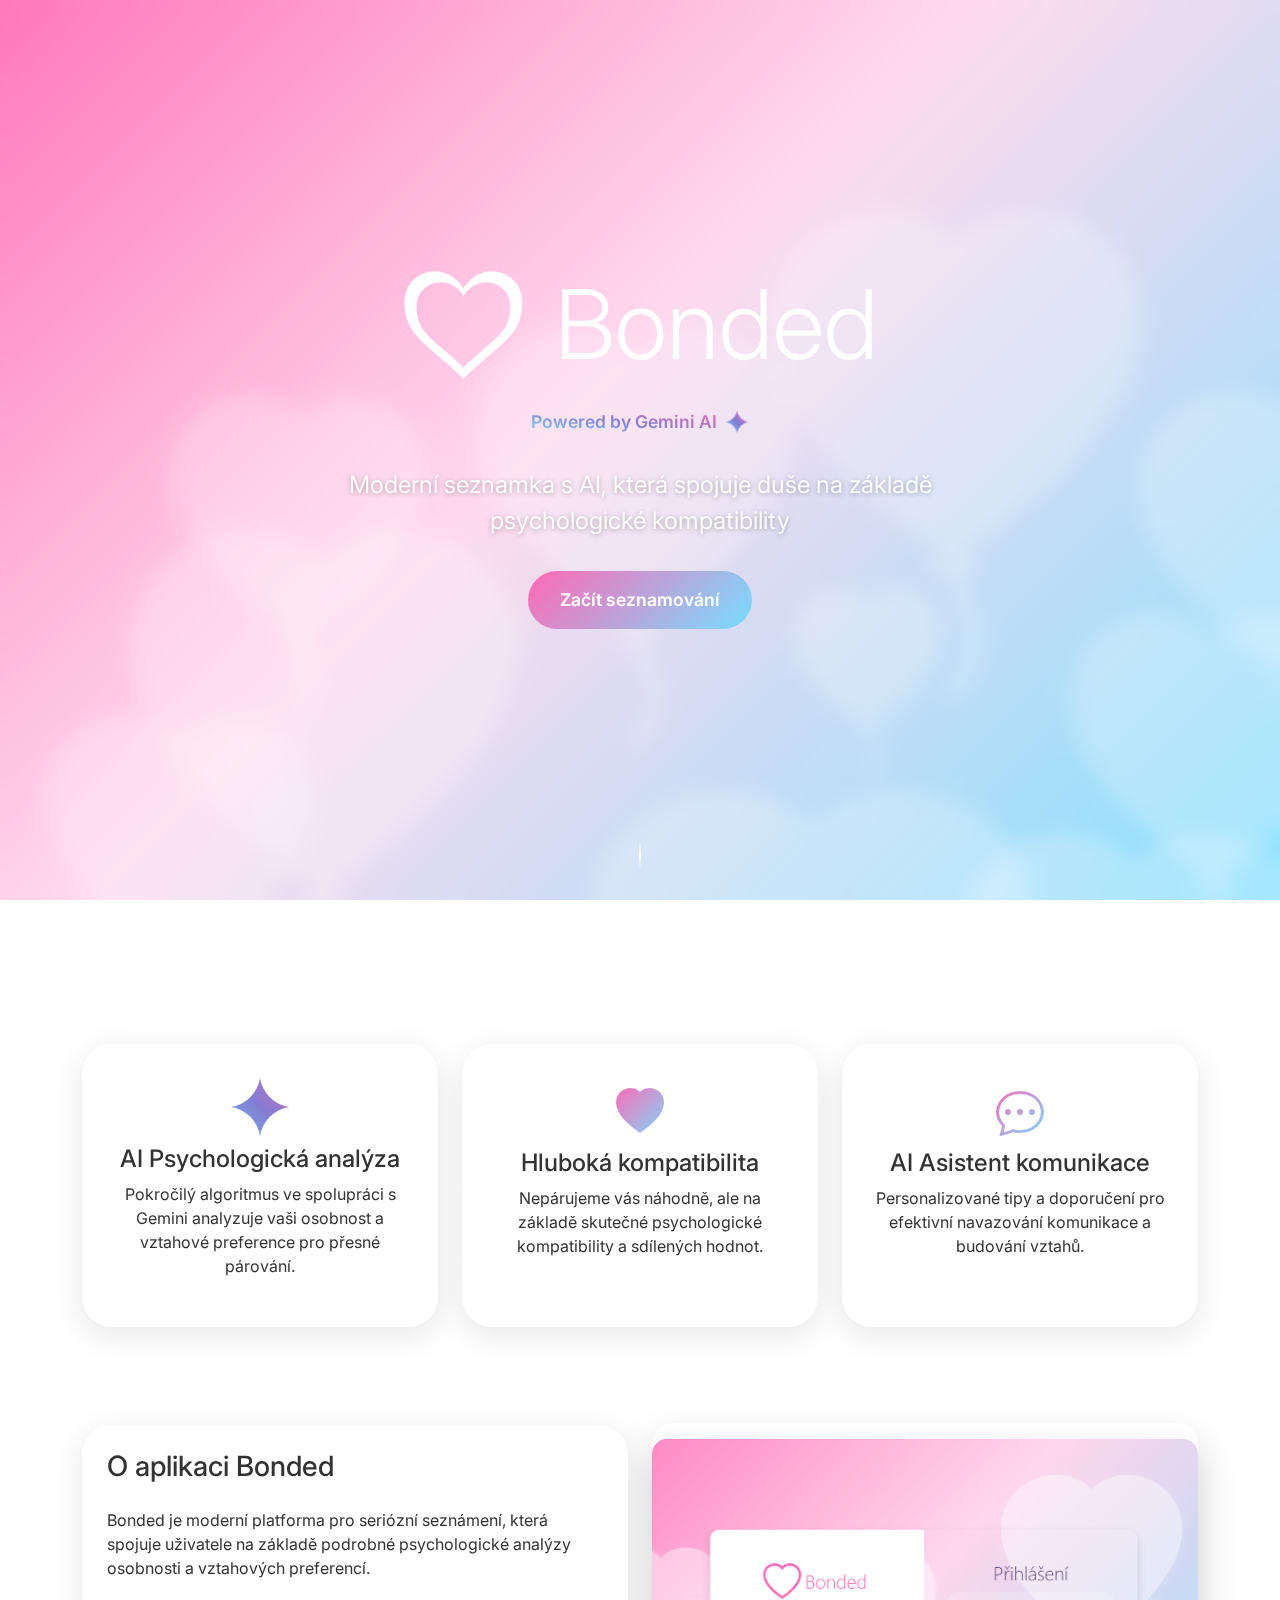
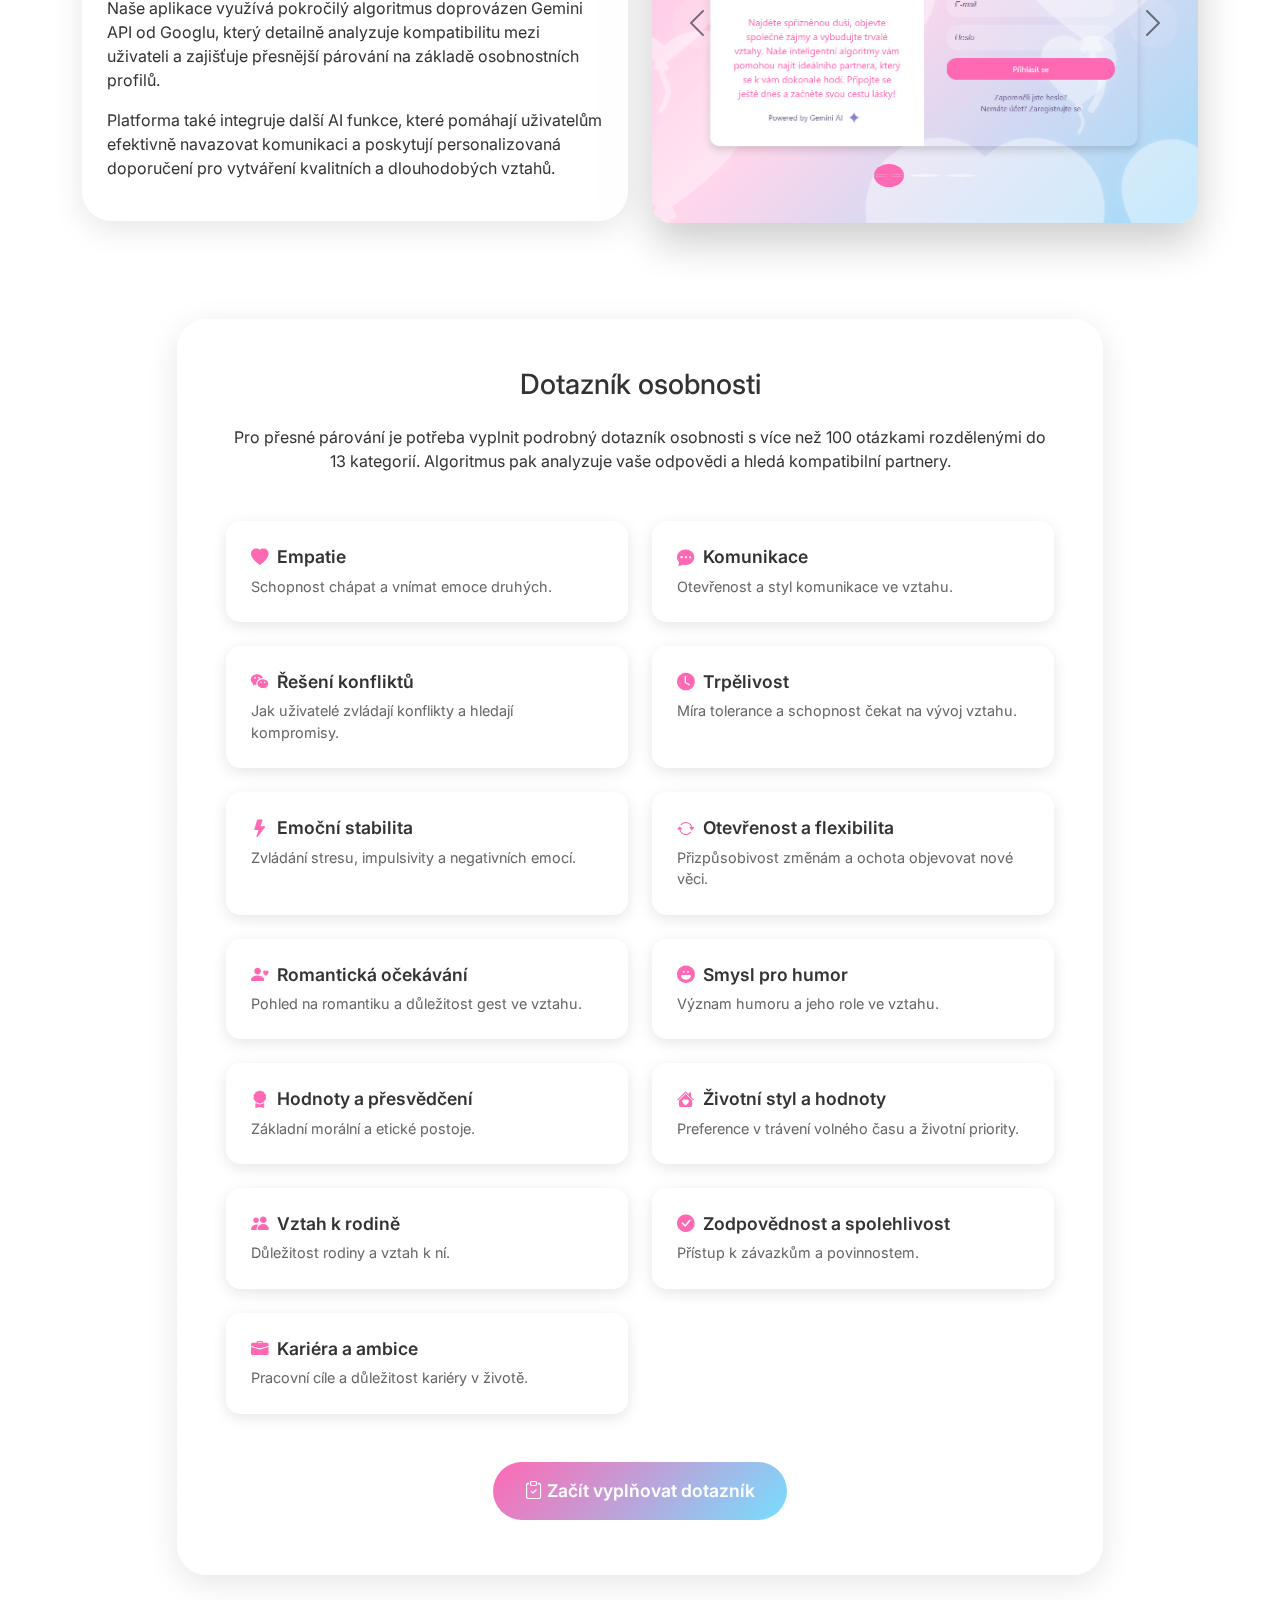
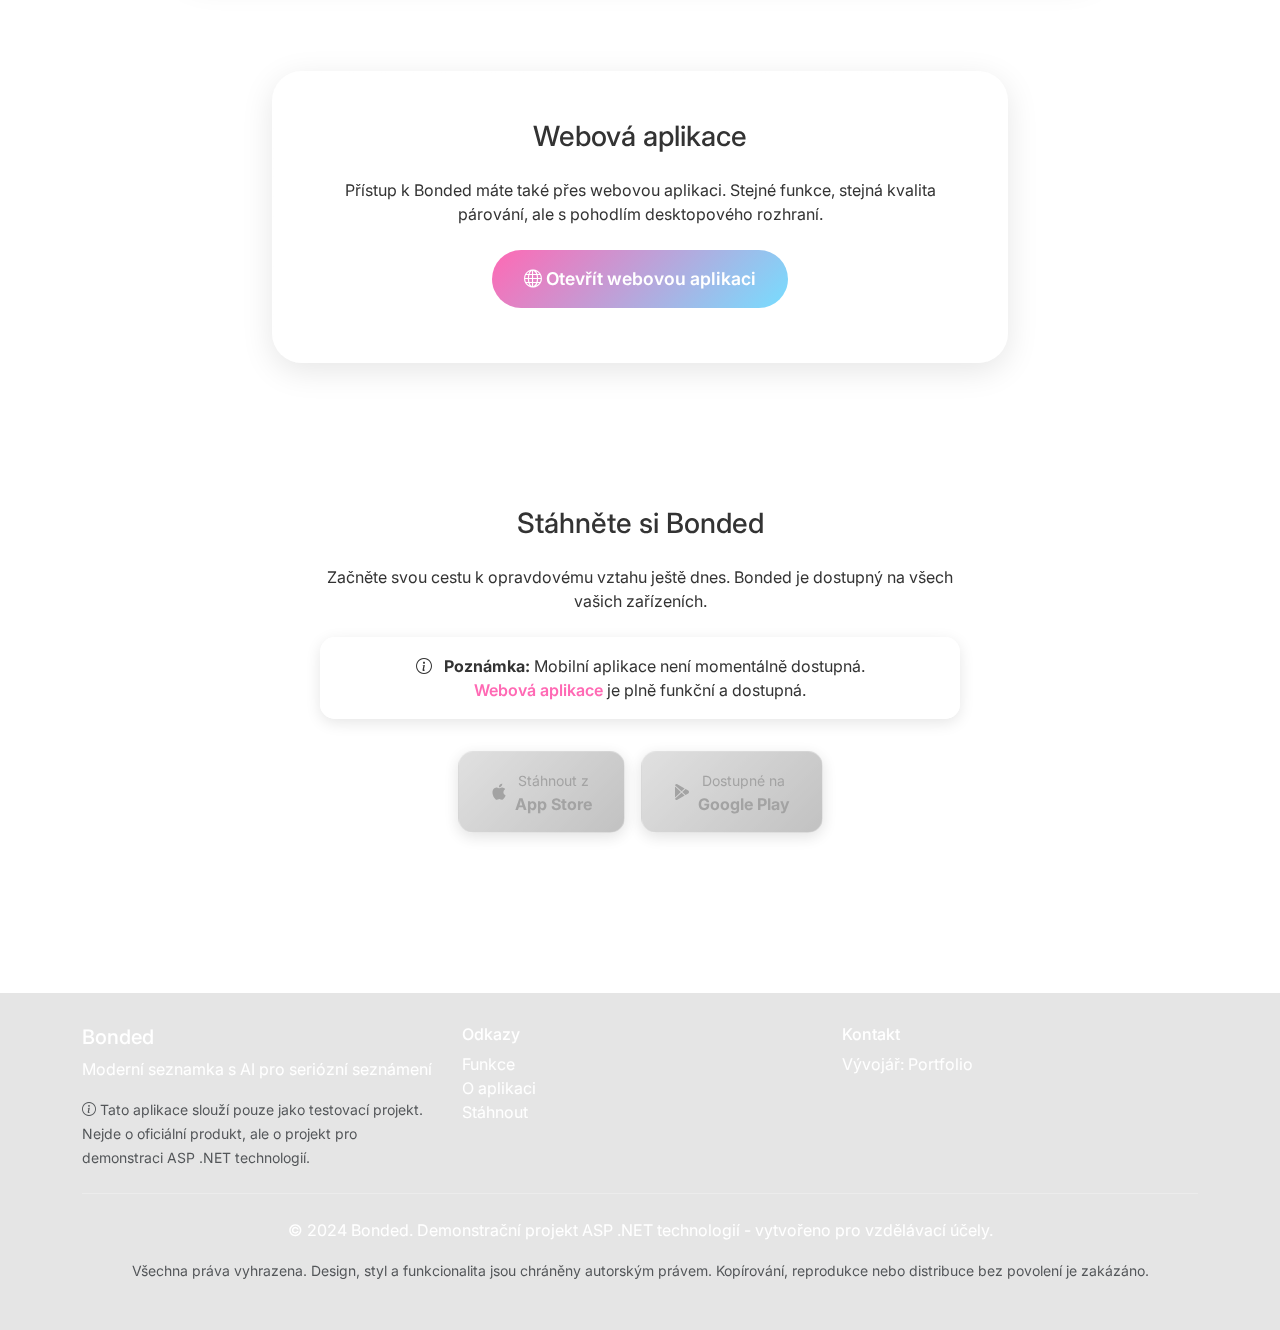
<file: bonded.html>
<!DOCTYPE html>
<html lang="cs">
<head>
    <meta charset="UTF-8">
    <meta name="viewport" content="width=device-width, initial-scale=1.0">
    <title>Bonded - Moderní seznamka s AI</title>
    <link href="https://cdn.jsdelivr.net/npm/bootstrap@5.3.0/dist/css/bootstrap.min.css" rel="stylesheet">
    <link href="https://fonts.googleapis.com/css2?family=Inter:wght@300;400;500;600;700&display=swap" rel="stylesheet">
    <link rel="stylesheet" href="https://cdn.jsdelivr.net/npm/bootstrap-icons@1.11.0/font/bootstrap-icons.css">
    <link rel="stylesheet" href="css/bonded.css">
</head>
<body>
    <!-- Hero Section -->
    <section class="hero-section">
        <div class="container">
            <div class="row justify-content-center">
                <div class="col-lg-8">
                    <div class="hero-content">
                        <div class="hero-title-container">
                            <div class="hero-logo"></div>
                            <h1 class="hero-title fw-light">Bonded</h1>
                        </div>
                        <div class="gemini-powered">
                            <span>Powered by Gemini AI</span>
                            <div class="gemini-logo"></div>
                        </div>
                        <p class="hero-subtitle">Moderní seznamka s AI, která spojuje duše na základě psychologické kompatibility</p>
                        <a href="#download" class="btn-bonded">Začít seznamování</a>
                    </div>
                </div>
            </div>
        </div>
        <div class="scroll-indicator"></div>
    </section>

    <!-- Heart Background Container -->
    <div id="heart-container">
        <i class="bi bi-balloon-heart-fill heart-icon heart1"></i>
        <i class="bi bi-balloon-heart-fill heart-icon heart2"></i>
        <i class="bi bi-balloon-heart-fill heart-icon heart3"></i>
        <i class="bi bi-balloon-heart-fill heart-icon heart4"></i>
        <i class="bi bi-balloon-heart-fill heart-icon heart5"></i>
        <i class="bi bi-balloon-heart-fill heart-icon heart6"></i>
        <i class="bi bi-balloon-heart-fill heart-icon heart7"></i>
        <i class="bi bi-balloon-heart-fill heart-icon heart8"></i>
        <i class="bi bi-balloon-heart-fill heart-icon heart9"></i>
        <i class="bi bi-balloon-heart-fill heart-icon heart10"></i>
    </div>

    <!-- Features Section -->
    <section id="features" class="py-5">
        <div class="container">
            <h2 class="section-title">Proč Bonded?</h2>
            <div class="row g-4">
                <div class="col-lg-4 col-md-6">
                    <div class="glass-card feature-card">
                        <div class="feature-image"></div>
                        <h4>AI Psychologická analýza</h4>
                        <p>Pokročilý algoritmus ve spolupráci s Gemini analyzuje vaši osobnost a vztahové preference pro přesné párování.</p>
                    </div>
                </div>
                <div class="col-lg-4 col-md-6">
                    <div class="glass-card feature-card">
                        <i class="bi bi-heart-fill feature-icon"></i>
                        <h4>Hluboká kompatibilita</h4>
                        <p>Nepárujeme vás náhodně, ale na základě skutečné psychologické kompatibility a sdílených hodnot.</p>
                    </div>
                </div>
                <div class="col-lg-4 col-md-6">
                    <div class="glass-card feature-card">
                        <i class="bi bi-chat-dots feature-icon"></i>
                        <h4>AI Asistent komunikace</h4>
                        <p>Personalizované tipy a doporučení pro efektivní navazování komunikace a budování vztahů.</p>
                    </div>
                </div>
            </div>
        </div>
    </section>

    <!-- About Section -->
    <section id="about" class="py-5">
        <div class="container">
            <div class="row align-items-center">
                <div class="col-lg-6">
                    <div class="glass-card p-4">
                        <h3 class="mb-4">O aplikaci Bonded</h3>
                        <p>Bonded je moderní platforma pro seriózní seznámení, která spojuje uživatele na základě podrobné psychologické analýzy osobnosti a vztahových preferencí.</p>
                        <p>Naše aplikace využívá pokročilý algoritmus doprovázen Gemini API od Googlu, který detailně analyzuje kompatibilitu mezi uživateli a zajišťuje přesnější párování na základě osobnostních profilů.</p>
                        <p>Platforma také integruje další AI funkce, které pomáhají uživatelům efektivně navazovat komunikaci a poskytují personalizovaná doporučení pro vytváření kvalitních a dlouhodobých vztahů.</p>
                    </div>
                </div>
                <div class="col-lg-6">
                    <div id="bondedCarousel" class="carousel slide carousel-fade" data-bs-ride="carousel" data-bs-interval="5000">
                        <div class="carousel-indicators">
                            <button type="button" data-bs-target="#bondedCarousel" data-bs-slide-to="0" class="active" aria-current="true" aria-label="Slide 1"></button>
                            <button type="button" data-bs-target="#bondedCarousel" data-bs-slide-to="1" aria-label="Slide 2"></button>
                            <button type="button" data-bs-target="#bondedCarousel" data-bs-slide-to="2" aria-label="Slide 3"></button>
                        </div>
                        <div class="carousel-inner">
                            <div class="carousel-item active">
                                <img src="images/bonded_image_1.png" class="d-block w-100 app-screenshot" alt="Bonded App Screenshot 1">
                            </div>
                            <div class="carousel-item">
                                <img src="images/bonded_image_2.png" class="d-block w-100 app-screenshot" alt="Bonded App Screenshot 2">
                            </div>
                            <div class="carousel-item">
                                <img src="images/bonded_image_3.png" class="d-block w-100 app-screenshot" alt="Bonded App Screenshot 3">
                            </div>
                        </div>
                        <button class="carousel-control-prev" type="button" data-bs-target="#bondedCarousel" data-bs-slide="prev">
                            <span class="carousel-control-prev-icon" aria-hidden="true"></span>
                            <span class="visually-hidden">Previous</span>
                        </button>
                        <button class="carousel-control-next" type="button" data-bs-target="#bondedCarousel" data-bs-slide="next">
                            <span class="carousel-control-next-icon" aria-hidden="true"></span>
                            <span class="visually-hidden">Next</span>
                        </button>
                    </div>
                </div>
            </div>
        </div>
    </section>

    <!-- Personality Questionnaire Section -->
    <section id="questionnaire" class="py-5">
        <div class="container">
            <div class="row justify-content-center">
                <div class="col-lg-10">
                    <div class="glass-card p-5">
                        <h3 class="text-center mb-4">Dotazník osobnosti</h3>
                        <p class="text-center mb-5">Pro přesné párování je potřeba vyplnit podrobný dotazník osobnosti s více než 100 otázkami rozdělenými do 13 kategorií. Algoritmus pak analyzuje vaše odpovědi a hledá kompatibilní partnery.</p>
                        
                        <div class="row g-4">
                            <div class="col-lg-6 col-md-6">
                                <div class="category-card">
                                    <h5><i class="bi bi-heart-fill text-primary me-2"></i>Empatie</h5>
                                    <p>Schopnost chápat a vnímat emoce druhých.</p>
                                </div>
                            </div>
                            <div class="col-lg-6 col-md-6">
                                <div class="category-card">
                                    <h5><i class="bi bi-chat-dots-fill text-primary me-2"></i>Komunikace</h5>
                                    <p>Otevřenost a styl komunikace ve vztahu.</p>
                                </div>
                            </div>
                            <div class="col-lg-6 col-md-6">
                                <div class="category-card">
                                    <h5><i class="bi bi-wechat text-primary me-2"></i>Řešení konfliktů</h5>
                                    <p>Jak uživatelé zvládají konflikty a hledají kompromisy.</p>
                                </div>
                            </div>
                            <div class="col-lg-6 col-md-6">
                                <div class="category-card">
                                    <h5><i class="bi bi-clock-fill text-primary me-2"></i>Trpělivost</h5>
                                    <p>Míra tolerance a schopnost čekat na vývoj vztahu.</p>
                                </div>
                            </div>
                            <div class="col-lg-6 col-md-6">
                                <div class="category-card">
                                    <h5><i class="bi bi-lightning-fill text-primary me-2"></i>Emoční stabilita</h5>
                                    <p>Zvládání stresu, impulsivity a negativních emocí.</p>
                                </div>
                            </div>
                            <div class="col-lg-6 col-md-6">
                                <div class="category-card">
                                    <h5><i class="bi bi-arrow-repeat text-primary me-2"></i>Otevřenost a flexibilita</h5>
                                    <p>Přizpůsobivost změnám a ochota objevovat nové věci.</p>
                                </div>
                            </div>
                            <div class="col-lg-6 col-md-6">
                                <div class="category-card">
                                    <h5><i class="bi bi-person-heart text-primary me-2"></i>Romantická očekávání</h5>
                                    <p>Pohled na romantiku a důležitost gest ve vztahu.</p>
                                </div>
                            </div>
                            <div class="col-lg-6 col-md-6">
                                <div class="category-card">
                                    <h5><i class="bi bi-emoji-laughing-fill text-primary me-2"></i>Smysl pro humor</h5>
                                    <p>Význam humoru a jeho role ve vztahu.</p>
                                </div>
                            </div>
                            <div class="col-lg-6 col-md-6">
                                <div class="category-card">
                                    <h5><i class="bi bi-award-fill text-primary me-2"></i>Hodnoty a přesvědčení</h5>
                                    <p>Základní morální a etické postoje.</p>
                                </div>
                            </div>
                            <div class="col-lg-6 col-md-6">
                                <div class="category-card">
                                    <h5><i class="bi bi-house-heart-fill text-primary me-2"></i>Životní styl a hodnoty</h5>
                                    <p>Preference v trávení volného času a životní priority.</p>
                                </div>
                            </div>
                            <div class="col-lg-6 col-md-6">
                                <div class="category-card">
                                    <h5><i class="bi bi-people-fill text-primary me-2"></i>Vztah k rodině</h5>
                                    <p>Důležitost rodiny a vztah k ní.</p>
                                </div>
                            </div>
                            <div class="col-lg-6 col-md-6">
                                <div class="category-card">
                                    <h5><i class="bi bi-check-circle-fill text-primary me-2"></i>Zodpovědnost a spolehlivost</h5>
                                    <p>Přístup k závazkům a povinnostem.</p>
                                </div>
                            </div>
                            <div class="col-lg-6 col-md-6">
                                <div class="category-card">
                                    <h5><i class="bi bi-briefcase-fill text-primary me-2"></i>Kariéra a ambice</h5>
                                    <p>Pracovní cíle a důležitost kariéry v životě.</p>
                                </div>
                            </div>
                        </div>
                        
                        <div class="text-center mt-5">
                            <a href="#index.html" class="btn-bonded">
                                <i class="bi bi-clipboard-check"></i>
                                Začít vyplňovat dotazník
                            </a>
                        </div>
                    </div>
                </div>
            </div>
        </div>
    </section>

    <!-- Web App Section -->
    <section id="web-app" class="py-5">
        <div class="container">
            <div class="row justify-content-center">
                <div class="col-lg-8 text-center">
                    <div class="glass-card p-5">
                        <h3 class="mb-4">Webová aplikace</h3>
                        <p class="mb-4">Přístup k Bonded máte také přes webovou aplikaci. Stejné funkce, stejná kvalita párování, ale s pohodlím desktopového rozhraní.</p>
                        <a href="https://bonded-app.web.app" class="btn-bonded" target="_blank">
                            <i class="bi bi-globe"></i>
                            Otevřít webovou aplikaci
                        </a>
                    </div>
                </div>
            </div>
        </div>
    </section>

    <!-- Download Section -->
    <section id="download" class="py-5">
        <div class="container">
            <div class="row justify-content-center">
                <div class="col-lg-8">
                    <div class="download-section">
                        <h3 class="mb-4">Stáhněte si Bonded</h3>
                        <p class="mb-4">Začněte svou cestu k opravdovému vztahu ještě dnes. Bonded je dostupný na všech vašich zařízeních.</p>
                        <div class="availability-note mb-4">
                            <div class="alert alert-info" role="alert">
                                <i class="bi bi-info-circle me-2"></i>
                                <strong>Poznámka:</strong> Mobilní aplikace není momentálně dostupná. <br/>
                                <a href="#web-app" class="alert-link">Webová aplikace</a> je plně funkční a dostupná.
                            </div>
                        </div>
                        <div class="store-buttons">
                            <a href="#" class="store-btn disabled">
                                <i class="bi bi-apple"></i>
                                <div>
                                    <small>Stáhnout z</small><br>
                                    <strong>App Store</strong>
                                </div>
                            </a>
                            <a href="#" class="store-btn disabled">
                                <i class="bi bi-google-play"></i>
                                <div>
                                    <small>Dostupné na</small><br>
                                    <strong>Google Play</strong>
                                </div>
                            </a>
                        </div>
                    </div>
                </div>
            </div>
        </div>
    </section>

    <!-- Footer -->
    <footer class="footer">
        <div class="container">
            <div class="row">
                <div class="col-lg-4">
                    <h5>Bonded</h5>
                    <p>Moderní seznamka s AI pro seriózní seznámení</p>
                    <div class="disclaimer">
                        <small class="text-muted">
                            <i class="bi bi-info-circle"></i>
                            Tato aplikace slouží pouze jako testovací projekt. Nejde o oficiální produkt, ale o projekt pro demonstraci ASP .NET technologií.
                        </small>
                    </div>
                </div>
                <div class="col-lg-4">
                    <h6>Odkazy</h6>
                    <ul class="list-unstyled">
                        <li><a href="#features" class="text-white text-decoration-none">Funkce</a></li>
                        <li><a href="#about" class="text-white text-decoration-none">O aplikaci</a></li>
                        <li><a href="#download" class="text-white text-decoration-none">Stáhnout</a></li>
                    </ul>
                </div>
                <div class="col-lg-4">
                    <h6>Kontakt</h6>
                    <p>Vývojář: <a href="index.html" class="text-white text-decoration-none">Portfolio</a></p>
                </div>
            </div>
            <hr class="my-4">
            <div class="text-center">
                <p>&copy; 2024 Bonded. Demonstrační projekt ASP .NET technologií - vytvořeno pro vzdělávací účely.</p>
                <p><small class="text-muted">Všechna práva vyhrazena. Design, styl a funkcionalita jsou chráněny autorským právem. Kopírování, reprodukce nebo distribuce bez povolení je zakázáno.</small></p>
            </div>
        </div>
    </footer>

    <script src="https://cdn.jsdelivr.net/npm/bootstrap@5.3.0/dist/js/bootstrap.bundle.min.js"></script>
    <script>
        // Smooth scrolling for navigation links
        document.querySelectorAll('a[href^="#"]').forEach(anchor => {
            anchor.addEventListener('click', function (e) {
                e.preventDefault();
                const target = document.querySelector(this.getAttribute('href'));
                if (target) {
                    target.scrollIntoView({
                        behavior: 'smooth',
                        block: 'start'
                    });
                }
            });
        });

        // Carousel initialization with custom settings
        document.addEventListener('DOMContentLoaded', function() {
            const carousel = new bootstrap.Carousel(document.getElementById('bondedCarousel'), {
                interval: 6000,
                wrap: true,
                keyboard: false,
                pause: 'hover'
            });

            // Custom transition handling
            const carouselElement = document.getElementById('bondedCarousel');
            carouselElement.addEventListener('slide.bs.carousel', function (event) {
                const activeItem = carouselElement.querySelector('.carousel-item.active');
                const nextItem = carouselElement.querySelector('.carousel-item-next');
                
                if (activeItem && nextItem) {
                    activeItem.style.transition = 'opacity 1.2s ease-in-out';
                    nextItem.style.transition = 'opacity 1.2s ease-in-out';
                }
            });
        });
    </script>
</body>
</html>
</file>
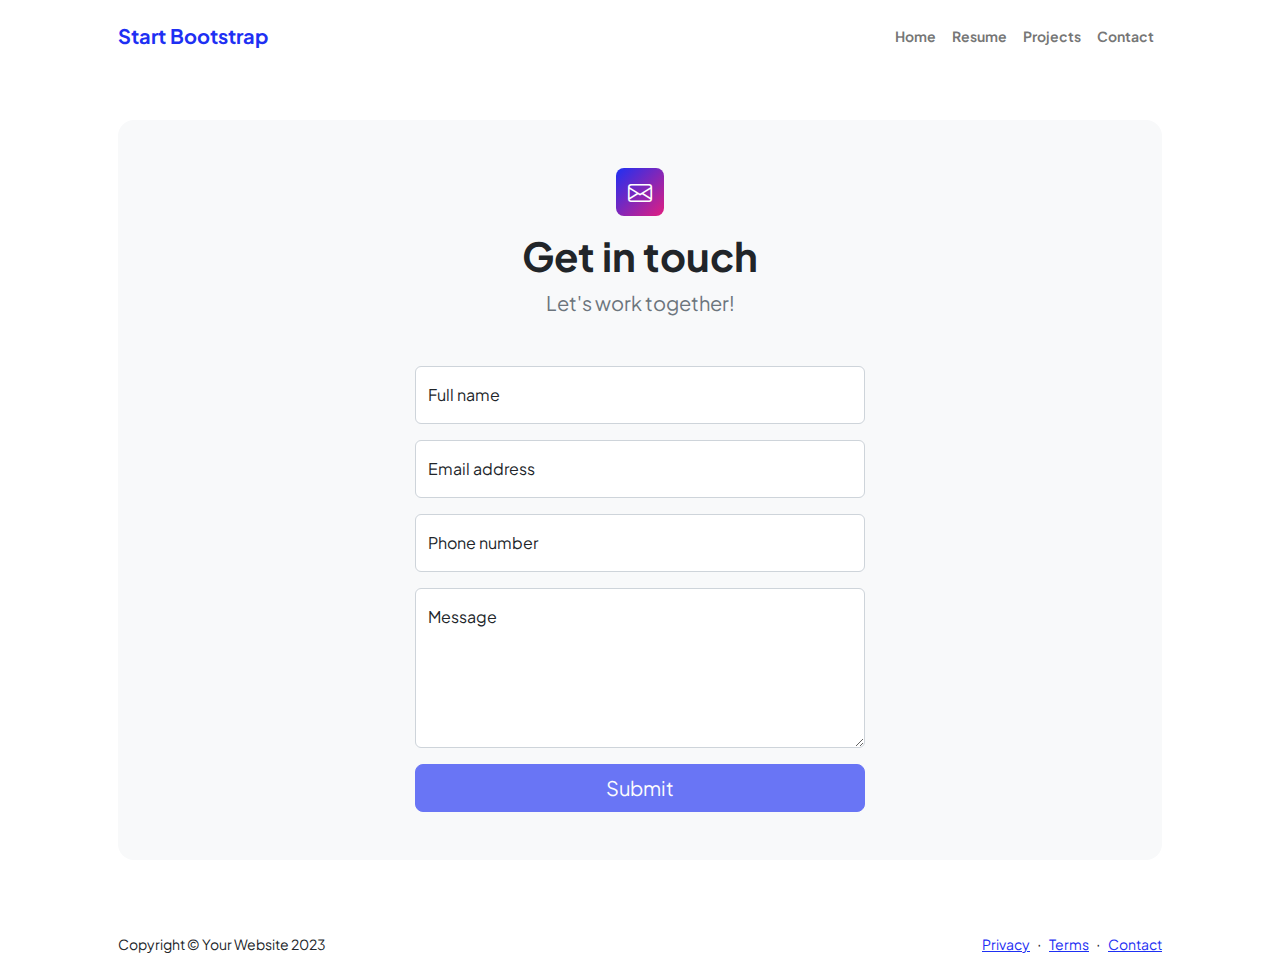
<file: contact.html>
<!DOCTYPE html>
<html lang="en">
    <head>
        <meta charset="utf-8" />
        <meta name="viewport" content="width=device-width, initial-scale=1, shrink-to-fit=no" />
        <meta name="description" content />
        <meta name="author" content />
        <title>Modern Business - Start Bootstrap Template</title>
        <!-- Favicon-->
        <link rel="icon" type="image/x-icon" href="assets/favicon.ico" />
        <!-- Custom Google font-->
        <link rel="preconnect" href="https://fonts.googleapis.com" />
        <link rel="preconnect" href="https://fonts.gstatic.com" crossorigin />
        <link href="https://fonts.googleapis.com/css2?family=Plus+Jakarta+Sans:wght@100;200;300;400;500;600;700;800;900&amp;display=swap" rel="stylesheet" />
        <!-- Bootstrap icons-->
        <link href="https://cdn.jsdelivr.net/npm/bootstrap-icons@1.8.1/font/bootstrap-icons.css" rel="stylesheet" />
        <!-- Core theme CSS (includes Bootstrap)-->
        <link href="css/styles.css" rel="stylesheet" />
    </head>
    <body class="d-flex flex-column">
        <main class="flex-shrink-0">
            <!-- Navigation-->
            <nav class="navbar navbar-expand-lg navbar-light bg-white py-3">
                <div class="container px-5">
                    <a class="navbar-brand" href="index.html"><span class="fw-bolder text-primary">Start Bootstrap</span></a>
                    <button class="navbar-toggler" type="button" data-bs-toggle="collapse" data-bs-target="#navbarSupportedContent" aria-controls="navbarSupportedContent" aria-expanded="false" aria-label="Toggle navigation"><span class="navbar-toggler-icon"></span></button>
                    <div class="collapse navbar-collapse" id="navbarSupportedContent">
                        <ul class="navbar-nav ms-auto mb-2 mb-lg-0 small fw-bolder">
                            <li class="nav-item"><a class="nav-link" href="index.html">Home</a></li>
                            <li class="nav-item"><a class="nav-link" href="resume.html">Resume</a></li>
                            <li class="nav-item"><a class="nav-link" href="projects.html">Projects</a></li>
                            <li class="nav-item"><a class="nav-link" href="contact.html">Contact</a></li>
                        </ul>
                    </div>
                </div>
            </nav>
            <!-- Page content-->
            <section class="py-5">
                <div class="container px-5">
                    <!-- Contact form-->
                    <div class="bg-light rounded-4 py-5 px-4 px-md-5">
                        <div class="text-center mb-5">
                            <div class="feature bg-primary bg-gradient-primary-to-secondary text-white rounded-3 mb-3"><i class="bi bi-envelope"></i></div>
                            <h1 class="fw-bolder">Get in touch</h1>
                            <p class="lead fw-normal text-muted mb-0">Let's work together!</p>
                        </div>
                        <div class="row gx-5 justify-content-center">
                            <div class="col-lg-8 col-xl-6">
                                <!-- * * * * * * * * * * * * * * *-->
                                <!-- * * SB Forms Contact Form * *-->
                                <!-- * * * * * * * * * * * * * * *-->
                                <!-- This form is pre-integrated with SB Forms.-->
                                <!-- To make this form functional, sign up at-->
                                <!-- https://startbootstrap.com/solution/contact-forms-->
                                <!-- to get an API token!-->
                                <form id="contactForm" data-sb-form-api-token="API_TOKEN">
                                    <!-- Name input-->
                                    <div class="form-floating mb-3">
                                        <input class="form-control" id="name" type="text" placeholder="Enter your name..." data-sb-validations="required" />
                                        <label for="name">Full name</label>
                                        <div class="invalid-feedback" data-sb-feedback="name:required">A name is required.</div>
                                    </div>
                                    <!-- Email address input-->
                                    <div class="form-floating mb-3">
                                        <input class="form-control" id="email" type="email" placeholder="name@example.com" data-sb-validations="required,email" />
                                        <label for="email">Email address</label>
                                        <div class="invalid-feedback" data-sb-feedback="email:required">An email is required.</div>
                                        <div class="invalid-feedback" data-sb-feedback="email:email">Email is not valid.</div>
                                    </div>
                                    <!-- Phone number input-->
                                    <div class="form-floating mb-3">
                                        <input class="form-control" id="phone" type="tel" placeholder="(123) 456-7890" data-sb-validations="required" />
                                        <label for="phone">Phone number</label>
                                        <div class="invalid-feedback" data-sb-feedback="phone:required">A phone number is required.</div>
                                    </div>
                                    <!-- Message input-->
                                    <div class="form-floating mb-3">
                                        <textarea class="form-control" id="message" type="text" placeholder="Enter your message here..." style="height: 10rem" data-sb-validations="required"></textarea>
                                        <label for="message">Message</label>
                                        <div class="invalid-feedback" data-sb-feedback="message:required">A message is required.</div>
                                    </div>
                                    <!-- Submit success message-->
                                    <!---->
                                    <!-- This is what your users will see when the form-->
                                    <!-- has successfully submitted-->
                                    <div class="d-none" id="submitSuccessMessage">
                                        <div class="text-center mb-3">
                                            <div class="fw-bolder">Form submission successful!</div>
                                            To activate this form, sign up at
                                            <br />
                                            <a href="https://startbootstrap.com/solution/contact-forms">https://startbootstrap.com/solution/contact-forms</a>
                                        </div>
                                    </div>
                                    <!-- Submit error message-->
                                    <!---->
                                    <!-- This is what your users will see when there is-->
                                    <!-- an error submitting the form-->
                                    <div class="d-none" id="submitErrorMessage"><div class="text-center text-danger mb-3">Error sending message!</div></div>
                                    <!-- Submit Button-->
                                    <div class="d-grid"><button class="btn btn-primary btn-lg disabled" id="submitButton" type="submit">Submit</button></div>
                                </form>
                            </div>
                        </div>
                    </div>
                </div>
            </section>
        </main>
        <!-- Footer-->
        <footer class="bg-white py-4 mt-auto">
            <div class="container px-5">
                <div class="row align-items-center justify-content-between flex-column flex-sm-row">
                    <div class="col-auto"><div class="small m-0">Copyright &copy; Your Website 2023</div></div>
                    <div class="col-auto">
                        <a class="small" href="#!">Privacy</a>
                        <span class="mx-1">&middot;</span>
                        <a class="small" href="#!">Terms</a>
                        <span class="mx-1">&middot;</span>
                        <a class="small" href="#!">Contact</a>
                    </div>
                </div>
            </div>
        </footer>
        <!-- Bootstrap core JS-->
        <script src="https://cdn.jsdelivr.net/npm/bootstrap@5.2.3/dist/js/bootstrap.bundle.min.js"></script>
        <!-- Core theme JS-->
        <script src="js/scripts.js"></script>
        <!-- * * * * * * * * * * * * * * * * * * * * * * * * * * * * * * * * * * * * * * * *-->
        <!-- * *                               SB Forms JS                               * *-->
        <!-- * * Activate your form at https://startbootstrap.com/solution/contact-forms * *-->
        <!-- * * * * * * * * * * * * * * * * * * * * * * * * * * * * * * * * * * * * * * * *-->
        <script src="https://cdn.startbootstrap.com/sb-forms-latest.js"></script>
    </body>
</html>
</file>
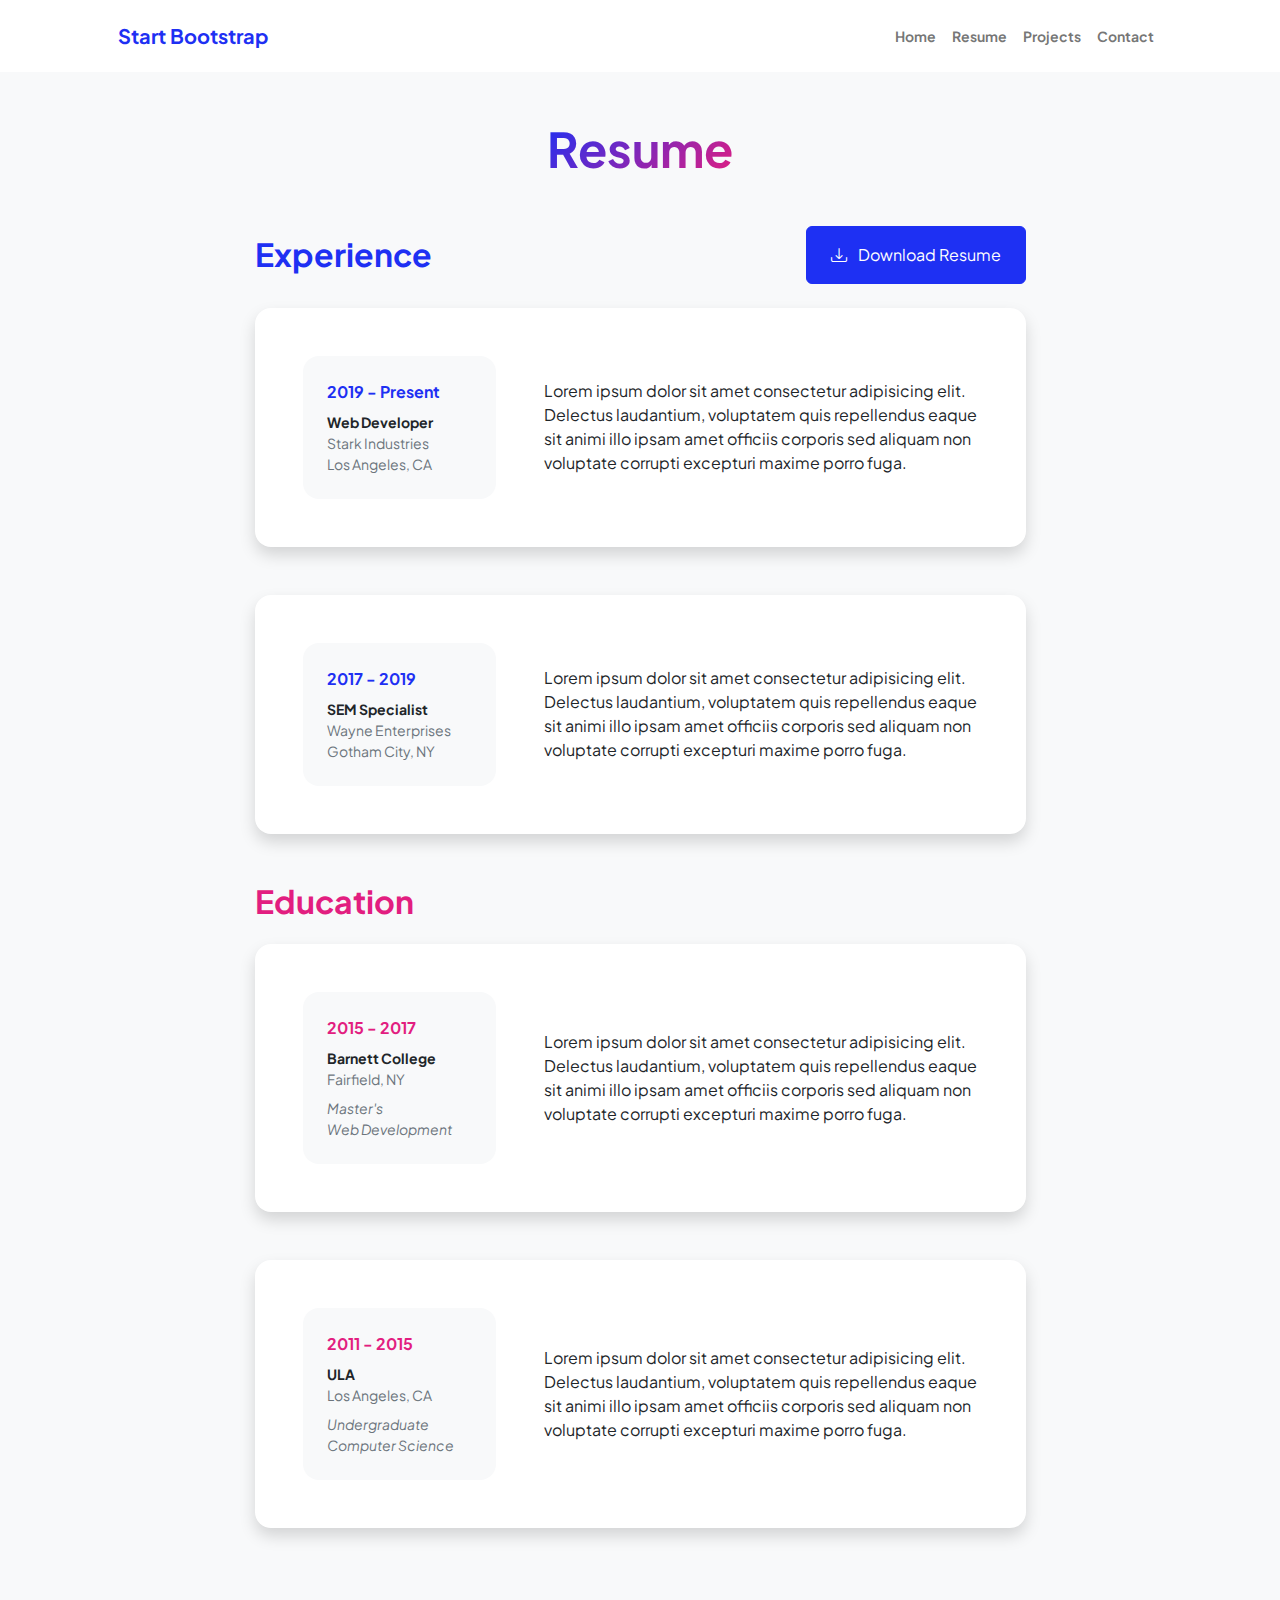
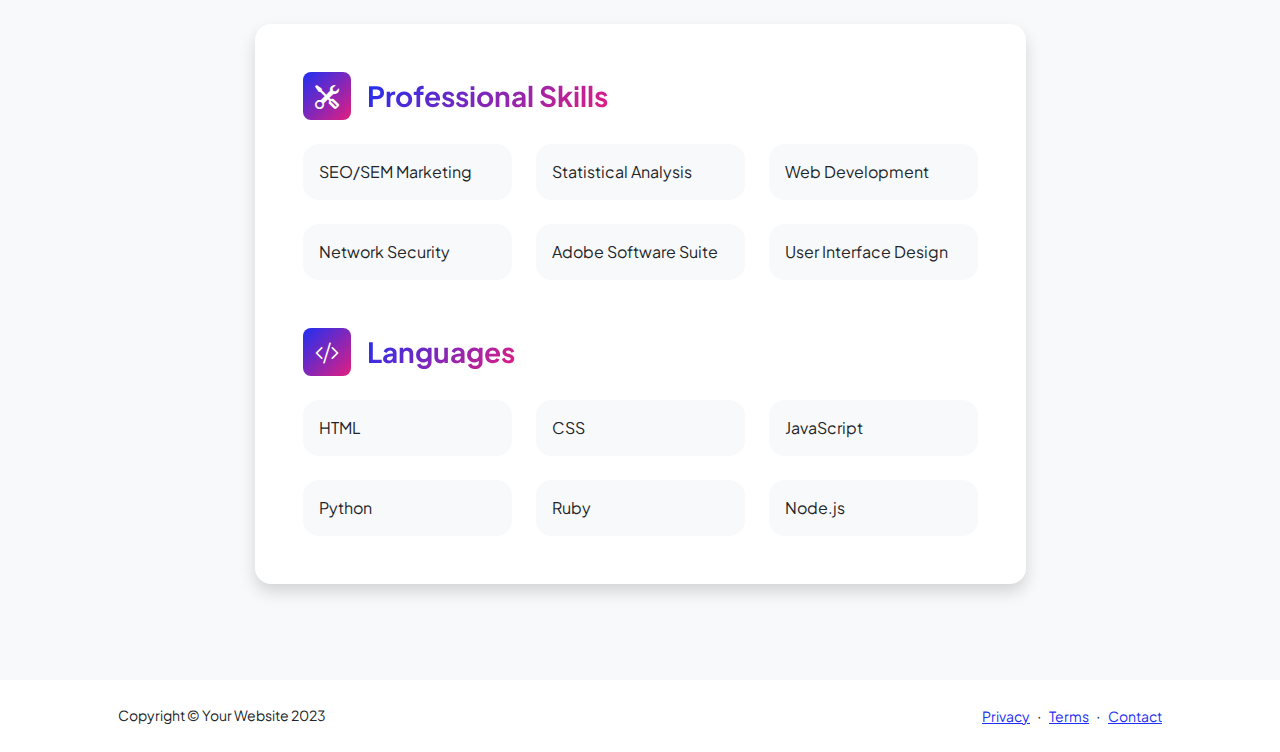
<file: resume.html>
<!DOCTYPE html>
<html lang="en">
    <head>
        <meta charset="utf-8" />
        <meta name="viewport" content="width=device-width, initial-scale=1, shrink-to-fit=no" />
        <meta name="description" content="" />
        <meta name="author" content="" />
        <title>Personal - Start Bootstrap Template</title>
        <!-- Favicon-->
        <link rel="icon" type="image/x-icon" href="assets/favicon.ico" />
        <!-- Custom Google font-->
        <link rel="preconnect" href="https://fonts.googleapis.com" />
        <link rel="preconnect" href="https://fonts.gstatic.com" crossorigin />
        <link href="https://fonts.googleapis.com/css2?family=Plus+Jakarta+Sans:wght@100;200;300;400;500;600;700;800;900&amp;display=swap" rel="stylesheet" />
        <!-- Bootstrap icons-->
        <link href="https://cdn.jsdelivr.net/npm/bootstrap-icons@1.8.1/font/bootstrap-icons.css" rel="stylesheet" />
        <!-- Core theme CSS (includes Bootstrap)-->
        <link href="css/styles.css" rel="stylesheet" />
    </head>
    <body class="d-flex flex-column h-100 bg-light">
        <main class="flex-shrink-0">
            <!-- Navigation-->
            <nav class="navbar navbar-expand-lg navbar-light bg-white py-3">
                <div class="container px-5">
                    <a class="navbar-brand" href="index.html"><span class="fw-bolder text-primary">Start Bootstrap</span></a>
                    <button class="navbar-toggler" type="button" data-bs-toggle="collapse" data-bs-target="#navbarSupportedContent" aria-controls="navbarSupportedContent" aria-expanded="false" aria-label="Toggle navigation"><span class="navbar-toggler-icon"></span></button>
                    <div class="collapse navbar-collapse" id="navbarSupportedContent">
                        <ul class="navbar-nav ms-auto mb-2 mb-lg-0 small fw-bolder">
                            <li class="nav-item"><a class="nav-link" href="index.html">Home</a></li>
                            <li class="nav-item"><a class="nav-link" href="resume.html">Resume</a></li>
                            <li class="nav-item"><a class="nav-link" href="projects.html">Projects</a></li>
                            <li class="nav-item"><a class="nav-link" href="contact.html">Contact</a></li>
                        </ul>
                    </div>
                </div>
            </nav>
            <!-- Page Content-->
            <div class="container px-5 my-5">
                <div class="text-center mb-5">
                    <h1 class="display-5 fw-bolder mb-0"><span class="text-gradient d-inline">Resume</span></h1>
                </div>
                <div class="row gx-5 justify-content-center">
                    <div class="col-lg-11 col-xl-9 col-xxl-8">
                        <!-- Experience Section-->
                        <section>
                            <div class="d-flex align-items-center justify-content-between mb-4">
                                <h2 class="text-primary fw-bolder mb-0">Experience</h2>
                                <!-- Download resume button-->
                                <!-- Note: Set the link href target to a PDF file within your project-->
                                <a class="btn btn-primary px-4 py-3" href="#!">
                                    <div class="d-inline-block bi bi-download me-2"></div>
                                    Download Resume
                                </a>
                            </div>
                            <!-- Experience Card 1-->
                            <div class="card shadow border-0 rounded-4 mb-5">
                                <div class="card-body p-5">
                                    <div class="row align-items-center gx-5">
                                        <div class="col text-center text-lg-start mb-4 mb-lg-0">
                                            <div class="bg-light p-4 rounded-4">
                                                <div class="text-primary fw-bolder mb-2">2019 - Present</div>
                                                <div class="small fw-bolder">Web Developer</div>
                                                <div class="small text-muted">Stark Industries</div>
                                                <div class="small text-muted">Los Angeles, CA</div>
                                            </div>
                                        </div>
                                        <div class="col-lg-8"><div>Lorem ipsum dolor sit amet consectetur adipisicing elit. Delectus laudantium, voluptatem quis repellendus eaque sit animi illo ipsam amet officiis corporis sed aliquam non voluptate corrupti excepturi maxime porro fuga.</div></div>
                                    </div>
                                </div>
                            </div>
                            <!-- Experience Card 2-->
                            <div class="card shadow border-0 rounded-4 mb-5">
                                <div class="card-body p-5">
                                    <div class="row align-items-center gx-5">
                                        <div class="col text-center text-lg-start mb-4 mb-lg-0">
                                            <div class="bg-light p-4 rounded-4">
                                                <div class="text-primary fw-bolder mb-2">2017 - 2019</div>
                                                <div class="small fw-bolder">SEM Specialist</div>
                                                <div class="small text-muted">Wayne Enterprises</div>
                                                <div class="small text-muted">Gotham City, NY</div>
                                            </div>
                                        </div>
                                        <div class="col-lg-8"><div>Lorem ipsum dolor sit amet consectetur adipisicing elit. Delectus laudantium, voluptatem quis repellendus eaque sit animi illo ipsam amet officiis corporis sed aliquam non voluptate corrupti excepturi maxime porro fuga.</div></div>
                                    </div>
                                </div>
                            </div>
                        </section>
                        <!-- Education Section-->
                        <section>
                            <h2 class="text-secondary fw-bolder mb-4">Education</h2>
                            <!-- Education Card 1-->
                            <div class="card shadow border-0 rounded-4 mb-5">
                                <div class="card-body p-5">
                                    <div class="row align-items-center gx-5">
                                        <div class="col text-center text-lg-start mb-4 mb-lg-0">
                                            <div class="bg-light p-4 rounded-4">
                                                <div class="text-secondary fw-bolder mb-2">2015 - 2017</div>
                                                <div class="mb-2">
                                                    <div class="small fw-bolder">Barnett College</div>
                                                    <div class="small text-muted">Fairfield, NY</div>
                                                </div>
                                                <div class="fst-italic">
                                                    <div class="small text-muted">Master's</div>
                                                    <div class="small text-muted">Web Development</div>
                                                </div>
                                            </div>
                                        </div>
                                        <div class="col-lg-8"><div>Lorem ipsum dolor sit amet consectetur adipisicing elit. Delectus laudantium, voluptatem quis repellendus eaque sit animi illo ipsam amet officiis corporis sed aliquam non voluptate corrupti excepturi maxime porro fuga.</div></div>
                                    </div>
                                </div>
                            </div>
                            <!-- Education Card 2-->
                            <div class="card shadow border-0 rounded-4 mb-5">
                                <div class="card-body p-5">
                                    <div class="row align-items-center gx-5">
                                        <div class="col text-center text-lg-start mb-4 mb-lg-0">
                                            <div class="bg-light p-4 rounded-4">
                                                <div class="text-secondary fw-bolder mb-2">2011 - 2015</div>
                                                <div class="mb-2">
                                                    <div class="small fw-bolder">ULA</div>
                                                    <div class="small text-muted">Los Angeles, CA</div>
                                                </div>
                                                <div class="fst-italic">
                                                    <div class="small text-muted">Undergraduate</div>
                                                    <div class="small text-muted">Computer Science</div>
                                                </div>
                                            </div>
                                        </div>
                                        <div class="col-lg-8"><div>Lorem ipsum dolor sit amet consectetur adipisicing elit. Delectus laudantium, voluptatem quis repellendus eaque sit animi illo ipsam amet officiis corporis sed aliquam non voluptate corrupti excepturi maxime porro fuga.</div></div>
                                    </div>
                                </div>
                            </div>
                        </section>
                        <!-- Divider-->
                        <div class="pb-5"></div>
                        <!-- Skills Section-->
                        <section>
                            <!-- Skillset Card-->
                            <div class="card shadow border-0 rounded-4 mb-5">
                                <div class="card-body p-5">
                                    <!-- Professional skills list-->
                                    <div class="mb-5">
                                        <div class="d-flex align-items-center mb-4">
                                            <div class="feature bg-primary bg-gradient-primary-to-secondary text-white rounded-3 me-3"><i class="bi bi-tools"></i></div>
                                            <h3 class="fw-bolder mb-0"><span class="text-gradient d-inline">Professional Skills</span></h3>
                                        </div>
                                        <div class="row row-cols-1 row-cols-md-3 mb-4">
                                            <div class="col mb-4 mb-md-0"><div class="d-flex align-items-center bg-light rounded-4 p-3 h-100">SEO/SEM Marketing</div></div>
                                            <div class="col mb-4 mb-md-0"><div class="d-flex align-items-center bg-light rounded-4 p-3 h-100">Statistical Analysis</div></div>
                                            <div class="col"><div class="d-flex align-items-center bg-light rounded-4 p-3 h-100">Web Development</div></div>
                                        </div>
                                        <div class="row row-cols-1 row-cols-md-3">
                                            <div class="col mb-4 mb-md-0"><div class="d-flex align-items-center bg-light rounded-4 p-3 h-100">Network Security</div></div>
                                            <div class="col mb-4 mb-md-0"><div class="d-flex align-items-center bg-light rounded-4 p-3 h-100">Adobe Software Suite</div></div>
                                            <div class="col"><div class="d-flex align-items-center bg-light rounded-4 p-3 h-100">User Interface Design</div></div>
                                        </div>
                                    </div>
                                    <!-- Languages list-->
                                    <div class="mb-0">
                                        <div class="d-flex align-items-center mb-4">
                                            <div class="feature bg-primary bg-gradient-primary-to-secondary text-white rounded-3 me-3"><i class="bi bi-code-slash"></i></div>
                                            <h3 class="fw-bolder mb-0"><span class="text-gradient d-inline">Languages</span></h3>
                                        </div>
                                        <div class="row row-cols-1 row-cols-md-3 mb-4">
                                            <div class="col mb-4 mb-md-0"><div class="d-flex align-items-center bg-light rounded-4 p-3 h-100">HTML</div></div>
                                            <div class="col mb-4 mb-md-0"><div class="d-flex align-items-center bg-light rounded-4 p-3 h-100">CSS</div></div>
                                            <div class="col"><div class="d-flex align-items-center bg-light rounded-4 p-3 h-100">JavaScript</div></div>
                                        </div>
                                        <div class="row row-cols-1 row-cols-md-3">
                                            <div class="col mb-4 mb-md-0"><div class="d-flex align-items-center bg-light rounded-4 p-3 h-100">Python</div></div>
                                            <div class="col mb-4 mb-md-0"><div class="d-flex align-items-center bg-light rounded-4 p-3 h-100">Ruby</div></div>
                                            <div class="col"><div class="d-flex align-items-center bg-light rounded-4 p-3 h-100">Node.js</div></div>
                                        </div>
                                    </div>
                                </div>
                            </div>
                        </section>
                    </div>
                </div>
            </div>
        </main>
        <!-- Footer-->
        <footer class="bg-white py-4 mt-auto">
            <div class="container px-5">
                <div class="row align-items-center justify-content-between flex-column flex-sm-row">
                    <div class="col-auto"><div class="small m-0">Copyright &copy; Your Website 2023</div></div>
                    <div class="col-auto">
                        <a class="small" href="#!">Privacy</a>
                        <span class="mx-1">&middot;</span>
                        <a class="small" href="#!">Terms</a>
                        <span class="mx-1">&middot;</span>
                        <a class="small" href="#!">Contact</a>
                    </div>
                </div>
            </div>
        </footer>
        <!-- Bootstrap core JS-->
        <script src="https://cdn.jsdelivr.net/npm/bootstrap@5.2.3/dist/js/bootstrap.bundle.min.js"></script>
        <!-- Core theme JS-->
        <script src="js/scripts.js"></script>
    </body>
</html>
</file>
<file: css/bonded.css>
body {
    font-family: 'Inter', sans-serif;
    background: linear-gradient(135deg, #ff69b4 0%, #ffd6ec 45%, #77ddff 100%);
    background-attachment: fixed;
    color: #333;
    margin: 0;
    padding: 0;
}

@keyframes gradientShift {
    0% {
        background: linear-gradient(135deg, #ff69b4 0%, #ffd6ec 45%, #77ddff 100%);
    }
    25% {
        background: linear-gradient(135deg, #77ddff 0%, #ff69b4 45%, #ffd6ec 100%);
    }
    50% {
        background: linear-gradient(135deg, #ffd6ec 0%, #77ddff 45%, #ff69b4 100%);
    }
    75% {
        background: linear-gradient(135deg, #827dd2 0%, #ff69b4 45%, #77ddff 100%);
    }
    100% {
        background: linear-gradient(135deg, #ff69b4 0%, #ffd6ec 45%, #77ddff 100%);
    }
}

.glass-card {
    background: rgba(255, 255, 255, 0.15);
    backdrop-filter: blur(20px);
    -webkit-backdrop-filter: blur(20px);
    border-radius: 30px;
    border: 1px solid rgba(255, 255, 255, 0.3);
    box-shadow: 0 8px 32px rgba(0, 0, 0, 0.1),
        inset 0 1px 0 rgba(255, 255, 255, 0.5),
        inset 0 -1px 0 rgba(255, 255, 255, 0.1),
        inset 0 0 20px 10px rgba(255, 255, 255, 0.1);
    position: relative;
    overflow: hidden;
    z-index: 5;
}

.glass-card::before {
    content: "";
    position: absolute;
    top: 0;
    left: 0;
    right: 0;
    height: 1px;
    background: linear-gradient(
        90deg,
        transparent,
        rgba(255, 255, 255, 0.8),
        transparent
    );
}

.glass-card::after {
    content: "";
    position: absolute;
    top: 0;
    left: 0;
    width: 1px;
    height: 100%;
    background: linear-gradient(
        180deg,
        rgba(255, 255, 255, 0.8),
        transparent,
        rgba(255, 255, 255, 0.3)
    );
}

.hero-section {
    min-height: 100vh;
    display: flex;
    align-items: center;
    position: relative;
    z-index: 10;
    background: rgba(255, 255, 255, 0.1);
    backdrop-filter: blur(10px);
    -webkit-backdrop-filter: blur(10px);
    overflow: hidden;
}

.hero-content {
    text-align: center;
    z-index: 10;
    animation: fadeInUp 1s ease-out;
}

@keyframes fadeInUp {
    from {
        opacity: 0;
        transform: translateY(50px);
    }
    to {
        opacity: 1;
        transform: translateY(0);
    }
}

.hero-title-container {
    display: flex;
    align-items: center;
    justify-content: center;
    gap: 2rem;
    margin-bottom: 1.5rem;
}

.hero-title {
    font-size: 6rem;
    font-weight: 300;
    color: white;
    margin: 0;

}

.hero-logo {
    width: 120px;
    height: 120px;
    background: linear-gradient(275deg, #ffffff, #ffffff);
    -webkit-mask: url('../images/logo.png') no-repeat center;
    mask: url('../images/logo.png') no-repeat center;
    -webkit-mask-size: contain;
    mask-size: contain;
}

.gemini-powered {
    display: flex;
    align-items: center;
    justify-content: center;
    gap: 0.5rem;
    margin-bottom: 2rem;
    font-size: 1.1rem;
    color: rgba(255, 255, 255, 0.9);
    animation: slideInFromLeft 1s ease-out 0.5s both;
}

.gemini-powered span {
    background: linear-gradient(
        10deg,
        #77ddff 0%,
        #827dd2 50%,
        #ff69b4 100%
    );
    -webkit-background-clip: text;
    -webkit-text-fill-color: transparent;
    background-clip: text;
    font-weight: 600;
}

@keyframes slideInFromLeft {
    from {
        opacity: 0;
        transform: translateX(-50px);
    }
    to {
        opacity: 1;
        transform: translateX(0);
    }
}

.gemini-logo {
    width: 24px;
    height: 24px;
    background: linear-gradient(
        45deg,
        #77ddff 0%,
        #827dd2 50%,
        #ff69b4 100%
    );
    -webkit-mask: url('../images/blank-gemini-star.png') no-repeat center;
    mask: url('../images/blank-gemini-star.png') no-repeat center;
    -webkit-mask-size: contain;
    mask-size: contain;
}

.hero-subtitle {
    font-size: 1.5rem;
    font-weight: 400;
    color: rgba(255, 255, 255, 0.9);
    margin-bottom: 2rem;
    text-shadow: 0 1px 5px rgba(0, 0, 0, 0.3);
    animation: slideInFromRight 1s ease-out 0.7s both;
}

@keyframes slideInFromRight {
    from {
        opacity: 0;
        transform: translateX(50px);
    }
    to {
        opacity: 1;
        transform: translateX(0);
    }
}

.btn-bonded {
    background: linear-gradient(135deg, #ff69b4, #77ddff);
    border: none;
    color: white;
    font-weight: 600;
    padding: 1rem 2rem;
    border-radius: 50px;
    font-size: 1.1rem;
    transition: all 0.3s ease;
    text-decoration: none;
    display: inline-block;
    position: relative;
    overflow: hidden;
    animation: buttonPulse 2s ease-in-out infinite;
    transform-style: preserve-3d;
}

.btn-bonded::before {
    content: '';
    position: absolute;
    top: 0;
    left: -100%;
    width: 100%;
    height: 100%;
    background: linear-gradient(90deg, transparent, rgba(255, 255, 255, 0.3), transparent);
    transition: left 0.5s;
}

.btn-bonded:hover::before {
    left: 100%;
}

.btn-bonded:hover {
    transform: translateY(-3px) scale(1.05);
    box-shadow: 0 15px 35px rgba(0, 0, 0, 0.3);
    color: white;
}

@keyframes buttonPulse {
    0%, 100% {
        box-shadow: 0 10px 25px rgba(0, 0, 0, 0.2);
    }
    50% {
        box-shadow: 0 15px 35px rgba(255, 105, 180, 0.4);
    }
}

.feature-icon {
    font-size: 3rem;
    background: linear-gradient(135deg, #ff69b4, #77ddff);
    -webkit-background-clip: text;
    -webkit-text-fill-color: transparent;
    background-clip: text;
    margin-bottom: 1rem;
}

.section-title {
    font-size: 2.5rem;
    font-weight: 700;
    text-align: center;
    margin-bottom: 3rem;
    color: white;
}

.feature-card {
    padding: 2rem;
    text-align: center;
    height: 100%;
    transition: transform 0.3s ease;
}

.feature-card:hover {
    transform: translateY(-10px);
}

.feature-image {
    width: 100%;
    max-width: 150px;
    height: 60px;
    object-fit: cover;
    border-radius: 15px;
    margin: 0 auto 0.5rem auto;
    box-shadow: 0 8px 25px rgba(0, 0, 0, 0.15);
    background: linear-gradient(
        45deg,
        #77ddff 0%,
        #827dd2 50%,
        #ff69b4 100%
    );
    -webkit-mask: url('../images/blank-gemini-star.png') no-repeat center;
    mask: url('../images/blank-gemini-star.png') no-repeat center;
    -webkit-mask-size: contain;
    mask-size: contain;
    display: block;
}

.feature-gemini {
    display: flex;
    align-items: center;
    justify-content: center;
    gap: 0.5rem;
    margin-bottom: 1rem;
    font-size: 0.9rem;
    color: rgba(255, 255, 255, 0.8);
}

.feature-gemini-logo {
    width: 18px;
    height: 18px;
    background: linear-gradient(
        45deg,
        #77ddff 0%,
        #827dd2 50%,
        #ff69b4 100%
    );
    -webkit-mask: url('../images/blank-gemini-star.png') no-repeat center;
    mask: url('../images/blank-gemini-star.png') no-repeat center;
    -webkit-mask-size: contain;
    mask-size: contain;
}

.app-screenshot {
    width: 100%;
    max-width: 300px;
    border-radius: 20px;
    box-shadow: 0 20px 40px rgba(0, 0, 0, 0.2);
    margin: 1rem 0;
}

.download-section {
    background: rgba(255, 255, 255, 0.1);
    backdrop-filter: blur(10px);
    border-radius: 30px;
    padding: 3rem;
    text-align: center;
}

.store-buttons {
    display: flex;
    gap: 1rem;
    justify-content: center;
    flex-wrap: wrap;
    margin-top: 2rem;
}

.store-btn {
    background: linear-gradient(135deg, #ff69b4, #77ddff);
    border: 1px solid rgba(255, 255, 255, 0.3);
    border-radius: 15px;
    padding: 1rem 2rem;
    color: white;
    text-decoration: none;
    transition: all 0.3s ease;
    display: flex;
    align-items: center;
    gap: 0.5rem;
    box-shadow: 0 4px 15px rgba(0, 0, 0, 0.2);
}

.store-btn:hover {
    background: linear-gradient(135deg, #ff5ba3, #6bc8f0);
    transform: translateY(-2px);
    color: white;
    box-shadow: 0 6px 20px rgba(0, 0, 0, 0.3);
}

.store-btn.disabled {
    background: linear-gradient(135deg, #cccccc, #999999);
    color: #666666;
    cursor: not-allowed;
    opacity: 0.6;
}

.store-btn.disabled:hover {
    background: linear-gradient(135deg, #cccccc, #999999);
    transform: none;
    color: #666666;
    box-shadow: 0 4px 15px rgba(0, 0, 0, 0.2);
}

.availability-note .alert {
    background: rgba(255, 255, 255, 0.95);
    backdrop-filter: blur(10px);
    border: 1px solid rgba(255, 255, 255, 0.5);
    border-radius: 15px;
    color: #333;
    box-shadow: 0 4px 15px rgba(0, 0, 0, 0.1);
}

.availability-note .alert-link {
    color: #ff69b4;
    text-decoration: none;
    font-weight: 600;
}

.availability-note .alert-link:hover {
    color: #77ddff;
    text-decoration: underline;
}

.footer {
    background: rgba(0, 0, 0, 0.1);
    backdrop-filter: blur(20px);
    color: white;
    padding: 2rem 0;
    margin-top: 4rem;
}

@media (max-width: 768px) {
    .hero-title-container {
        flex-direction: column;
        gap: 1rem;
    }
    
    .hero-title {
        font-size: 3.5rem;
    }
    
    .hero-logo {
        width: 80px;
    }
    
    .hero-subtitle {
        font-size: 1.2rem;
    }
    
    .section-title {
        font-size: 2rem;
    }
    
    .store-buttons {
        flex-direction: column;
        align-items: center;
    }
}

/*BACKGROUND HEART EFFECT*/
#heart-container {
  pointer-events: none;
  position: fixed;
  inset: 0;
  width: 100vw;
  height: 100vh;
  z-index: 0;
  overflow: hidden;
}

/* Obecný styl pro všechna srdíčka */
.heart-icon {
  position: absolute;
  color: white;
  opacity: 0.25;
  will-change: transform, left, top;
  filter: drop-shadow(0 4px 12px #fff4);
  animation-timing-function: ease-in-out;
  animation-iteration-count: infinite;
  z-index: 0;
}

/* Každé srdíčko má vlastní animaci, pozici a velikost */
.heart1 {
  font-size: 360px;
  left: 0vw;
  top: 70vh;
  animation: fly1 13s alternate infinite;
}
.heart2 {
  font-size: 480px;
  left: 70vw;
  top: 80vh;
  animation: fly2 17s alternate infinite;
}
.heart3 {
  font-size: 600px;
  left: 40vw;
  top: 72vh;
  animation: fly3 15s alternate infinite;
}
.heart4 {
  font-size: 520px;
  left: 5vw;
  top: 45vh;
  animation: fly4 11s alternate infinite;
}
.heart5 {
  font-size: 380px;
  left: 80vw;
  top: 58vh;
  animation: fly5 19s alternate infinite;
}
.heart6 {
  font-size: 200px;
  left: 60vw;
  top: 60vh;
  animation: fly6 12s alternate infinite;
}
.heart7 {
  font-size: 430px;
  left: 33vw;
  top: 25vh;
  animation: fly7 16s alternate infinite;
}
.heart8 {
  font-size: 340px;
  left: 10vw;
  top: 35vh;
  animation: fly8 18s alternate infinite;
}
.heart9 {
  font-size: 410px;
  left: 85vw;
  top: 33vh;
  animation: fly9 15s alternate infinite;
}
.heart10 {
  font-size: 500px;
  left: 55vw;
  top: 10vh;
  animation: fly10 14s alternate infinite;
}

/* Animace pro jednotlivá srdíčka */
@keyframes fly1 {
  0% {
    transform: translateY(0) scale(1);
  }
  100% {
    transform: translateY(-120px) translateX(30px) scale(1.07);
  }
}
@keyframes fly2 {
  0% {
    transform: translateY(0);
  }
  100% {
    transform: translateY(-190px) translateX(-25px) scale(0.95);
  }
}
@keyframes fly3 {
  0% {
    transform: translateY(0);
  }
  100% {
    transform: translateY(-160px) translateX(15px) scale(1.12);
  }
}
@keyframes fly4 {
  0% {
    transform: translateY(0);
  }
  100% {
    transform: translateY(-130px) translateX(35px) scale(1.05);
  }
}
@keyframes fly5 {
  0% {
    transform: translateY(0);
  }
  100% {
    transform: translateY(-220px) translateX(-18px) scale(0.9);
  }
}
@keyframes fly6 {
  0% {
    transform: translateY(0);
  }
  100% {
    transform: translateY(-150px) translateX(42px) scale(1.06);
  }
}
@keyframes fly7 {
  0% {
    transform: translateY(0);
  }
  100% {
    transform: translateY(-110px) translateX(-22px) scale(0.93);
  }
}
@keyframes fly8 {
  0% {
    transform: translateY(0);
  }
  100% {
    transform: translateY(-150px) translateX(22px) scale(1.04);
  }
}
@keyframes fly9 {
  0% {
    transform: translateY(0);
  }
  100% {
    transform: translateY(-140px) translateX(-32px) scale(1.1);
  }
}
@keyframes fly10 {
  0% {
    transform: translateY(0);
  }
  100% {
    transform: translateY(-130px) translateX(10px) scale(1.02);
  }
}

/* Staggered Text Animation */
.staggered-text {
    display: inline-block;
    overflow: hidden;
}

.staggered-text span {
    display: inline-block;
    animation: staggeredFadeIn 0.5s ease-out both;
}

@keyframes staggeredFadeIn {
    from {
        opacity: 0;
        transform: translateY(20px);
    }
    to {
        opacity: 1;
        transform: translateY(0);
    }
}

/* Scroll Indicator */
.scroll-indicator {
    position: absolute;
    bottom: 30px;
    left: 50%;
    transform: translateX(-50%);
    z-index: 20;
    animation: bounce 2s infinite;
}

.scroll-indicator::before {
    content: '';
    width: 2px;
    height: 30px;
    background: linear-gradient(to bottom, transparent, white, transparent);
    display: block;
    margin: 0 auto;
}

@keyframes bounce {
    0%, 20%, 50%, 80%, 100% {
        transform: translateX(-50%) translateY(0);
    }
    40% {
        transform: translateX(-50%) translateY(-10px);
    }
    60% {
        transform: translateX(-50%) translateY(-5px);
    }
}

.category-card {
    background: rgba(255, 255, 255, 0.95);
    backdrop-filter: blur(10px);
    border-radius: 15px;
    padding: 1.5rem;
    border: 1px solid rgba(255, 255, 255, 0.5);
    transition: all 0.3s ease;
    height: 100%;
    box-shadow: 0 4px 15px rgba(0, 0, 0, 0.1);
}

.category-card:hover {
    background: rgba(255, 255, 255, 1);
    transform: translateY(-5px);
    box-shadow: 0 10px 25px rgba(0, 0, 0, 0.15);
}

.category-card h5 {
    color: #333;
    font-weight: 600;
    margin-bottom: 0.5rem;
    font-size: 1.1rem;
}

.category-card p {
    color: #666;
    margin: 0;
    font-size: 0.9rem;
}

.category-card .text-primary {
    color: #ff69b4 !important;
}

/* Carousel Styles */
.carousel {
    border-radius: 20px;
    overflow: hidden;
    box-shadow: 0 20px 40px rgba(0, 0, 0, 0.2);
}

.carousel-inner {
    position: relative;
    width: 100%;
    height: 400px;
}

.carousel-item {
    position: absolute;
    top: 0;
    left: 0;
    width: 100%;
    height: 100%;
    display: flex;
    align-items: center;
    justify-content: center;
    background: rgba(255, 255, 255, 0.1);
}

.carousel-fade .carousel-item {
    opacity: 0;
    transition: opacity 1.2s ease-in-out;
    pointer-events: none;
}

.carousel-fade .carousel-item.active {
    opacity: 1;
    pointer-events: auto;
}

.carousel-fade .carousel-item-next,
.carousel-fade .carousel-item-prev {
    opacity: 0;
}

.carousel-indicators {
    bottom: 20px;
}

.carousel-indicators button {
    width: 12px;
    height: 12px;
    border-radius: 50%;
    background-color: rgba(255, 255, 255, 0.5);
    border: 2px solid rgba(255, 255, 255, 0.8);
    margin: 0 5px;
}

.carousel-indicators button.active {
    background-color: #ff69b4;
    border-color: #ff69b4;
}

.carousel-control-prev,
.carousel-control-next {
    width: 50px;
    height: 50px;
    background: rgba(255, 255, 255, 0.2);
    border-radius: 50%;
    top: 50%;
    transform: translateY(-50%);
    margin: 0 20px;
}

.carousel-control-prev:hover,
.carousel-control-next:hover {
    background: rgba(255, 255, 255, 0.3);
}

.carousel-control-prev-icon,
.carousel-control-next-icon {
    filter: invert(1);
}

/* Carousel Image Styles */
.carousel-item img {
    max-height: 100%;
    max-width: 100%;
    border-radius: 15px;
    object-fit: cover;
    width: 100%;
    height: 100%;
}

/* Responsive carousel height */
@media (max-width: 768px) {
    .carousel-inner {
        height: 300px;
    }
}

@media (max-width: 576px) {
    .carousel-inner {
        height: 250px;
    }
}

/* Specific styling for second image */
.carousel-item:nth-child(2) img {
    object-fit: cover;
    width: 100%;
    height: 100%;
    object-position: top center;
}

/* Specific alignment for second image */
.carousel-item:nth-child(2) {
    align-items: flex-start;
    justify-content: center;
}
</file>
